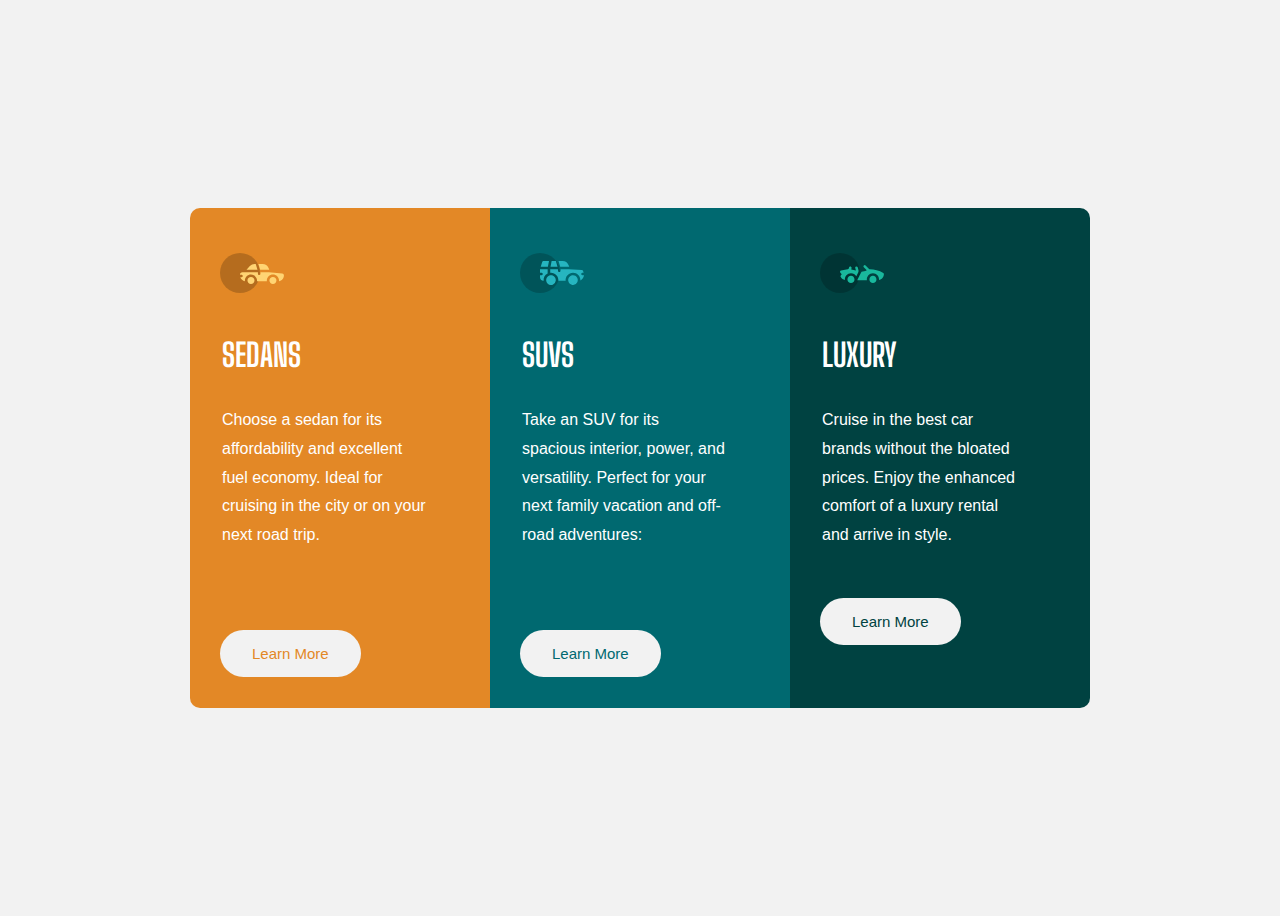
<file: flex/index.html>
<!DOCTYPE html>
<html lang="en">
<head>
    <meta charset="UTF-8">
    <meta http-equiv="X-UA-Compatible" content="IE=edge">
    <meta name="viewport" content="width=device-width, initial-scale=1.0">
    <title>Flex layout</title>
    <link rel="stylesheet" href="style.css">
    <link rel="preconnect" href="https://fonts.googleapis.com">
    <link rel="preconnect" href="https://fonts.gstatic.com" crossorigin>
    <link href="https://fonts.googleapis.com/css2?family=Lexend+Deca&display=swap" rel="stylesheet">
    <link href="https://fonts.googleapis.com/css2?family=Big+Shoulders+Display:wght@700&family=Lexend+Deca&display=swap" rel="stylesheet">


</head>
<body>
    <div class="flex-container">
        <div class="first">
            <img class="car-image" src="images/icon-sedans.svg" alt="">
            <h1>SEDANS</h1>
            <p>Choose a sedan for its affordability and excellent fuel economy.
                 Ideal for cruising in the city or on your next road trip.</p>
            <button>Learn More</button>
        </div>
        <div class="second">
            <img class="car-image" src="images/icon-suvs.svg" alt="">
            <h1>SUVS</h1>
            <p>Take an SUV for its spacious interior, power, and versatility.
                 Perfect for your next family vacation and off-road adventures:</p>
            <button>Learn More</button>
        </div>
        <div class="third">
            <img class="car-image" src="images/icon-luxury.svg" alt="">
            <h1>LUXURY</h1>
            <p>Cruise in the best car brands without the bloated prices.
                 Enjoy the enhanced comfort of a luxury rental and arrive in style.</p>
            <button>Learn More</button>
        </div>
    </div>
</body>
</html>
</file>
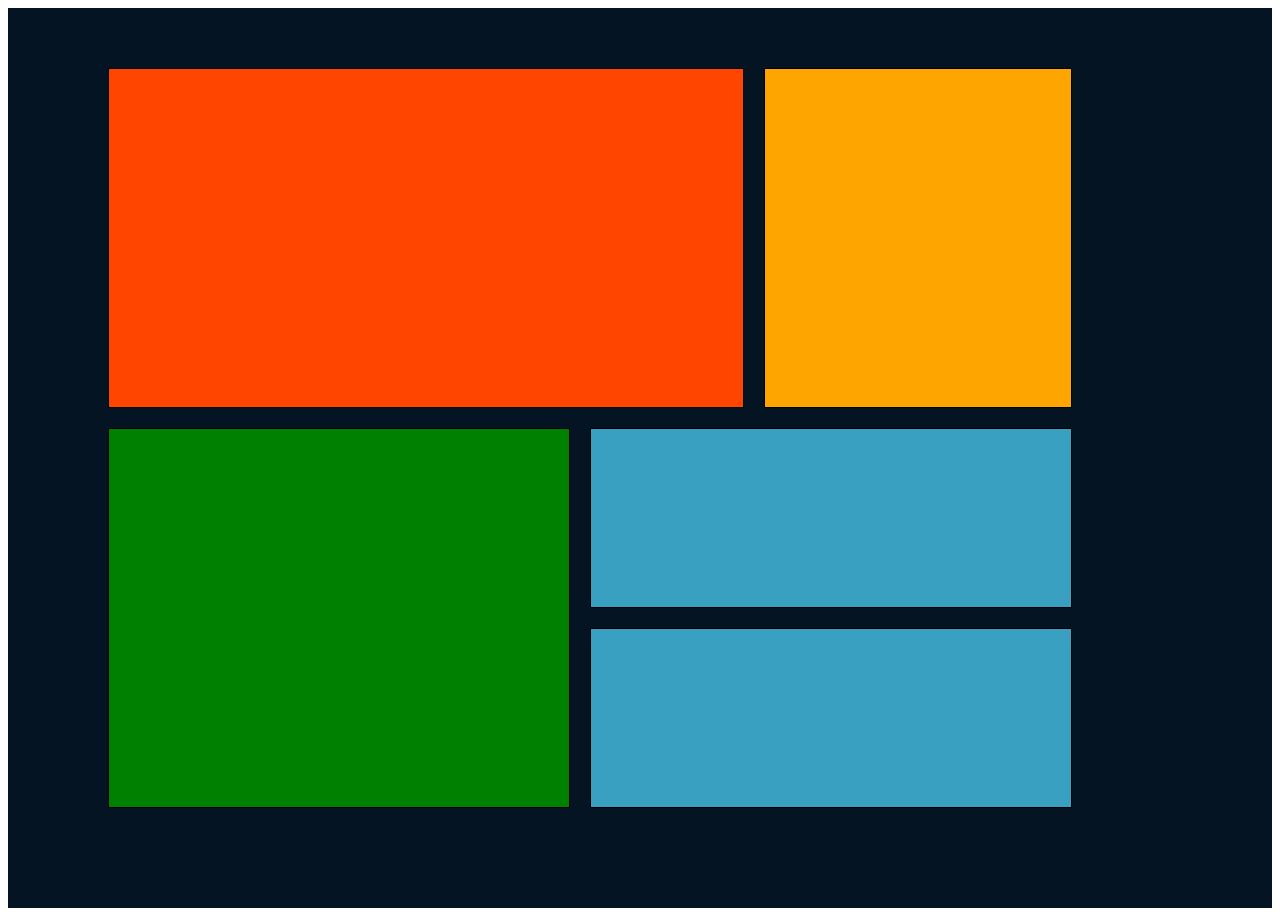
<file: grid/grid.html>
<!DOCTYPE html>
<html lang="en">
<head>
    <meta charset="UTF-8">
    <meta http-equiv="X-UA-Compatible" content="IE=edge">
    <meta name="viewport" content="width=d, initial-scale=1.0">
    <title>Grid Layout</title>
    <link rel="stylesheet" href="styles.css">
</head>
<body>
    <div class="grid-container">
        <div class="orange grid-col-span-2" style="background-color: orangered;">orangered</div>
        <div class="yellow" style="background-color: orange; color: orange;">orange</div>
        <div class="green grid-row-span-2" style="background-color: green;">green</div>
        <div class="blue_top grid-col-span-2a" style="background-color: rgb(58, 160, 194);">blue top</div>
        <div class="blue_bottom grid-col-span-2a" style="background-color: rgb(58, 160, 194);">blue bottom</div>
    </div>
</body>
</html>
</file>
<file: flex/style.css>
*{
  font-size: 15px;
}

body{
  background-color: hsl(0, 0%, 95%);
}

.flex-container{
  display:flex;
  align-items: center;
  height: 100vh;
  justify-content: center;  
}

.flex-container > div {
  width: 300px;
  margin: 0px;
  text-align: center;
  font-size: 30px;
  height: 500px;
}

.first{
  background-color:  hsl(31, 77%, 52%);
  border-radius: 10px 0px 0px 10px;
}

.second{
  background-color: hsl(184, 100%, 22%);
}

.third{
  background-color: hsl(179, 100%, 13%);
  border-radius: 0px 10px 10px 0px;
}

.car-image{
  float:  left;
  margin-top: 3em;
  margin-bottom: 0em;
  margin-left: 2em;
}

h1 {
  margin-left: 1em;
  margin-top: 4em;
  text-align: left;
  font-size: xx-large;
  font-family: 'Big Shoulders Display', cursive;
  color: white;
}

.first>p {
  margin-left: 2em;
  margin-top: 2em;
  margin-right: 4em;
  margin-bottom: 5em;
  font-family: 'Lucida Sans', 'Lucida Sans Regular', 'Lucida Grande', 'Lucida Sans Unicode', Geneva, Verdana, sans-serif;
  font-size: medium;
  line-height: 1.8;
  text-align: left;
  color: white;
}

.second>p {
  margin-left: 2em;
  margin-top: 2em;
  margin-right: 4em;
  margin-bottom: 5em;
  font-family: 'Lucida Sans', 'Lucida Sans Regular', 'Lucida Grande', 'Lucida Sans Unicode', Geneva, Verdana, sans-serif;
  font-size: medium;
  line-height: 1.8;
  text-align: left;
  color: white;
}

.third>p {
  margin-left: 2em;
  margin-top: 2em;
  margin-right: 4em;
  margin-bottom: 3em;
  font-family: 'Lucida Sans', 'Lucida Sans Regular', 'Lucida Grande', 'Lucida Sans Unicode', Geneva, Verdana, sans-serif;
  font-size: medium;
  line-height: 1.8;
  text-align: left;
  color: white;
}

.first>button {   
  border-radius: 40px;
  background-color: hsl(0, 0%, 95%);
  margin-top: 0em;
  padding: 15px 32px;
  float: left;
  margin-left: 2em;
  text-decoration: none;
  border: none;
  color: hsl(31, 77%, 52%);
}

.second>button {   
  border-radius: 40px;
  background-color: hsl(0, 0%, 95%);
  margin-top: 0em;
  padding: 15px 32px;float: left;
  margin-left: 2em;
  text-align: center;
  text-decoration: none;
  border: none;
  color: hsl(184, 100%, 22%);
}

.third>button {   
  border-radius: 40px;
  background-color: hsl(0, 0%, 95%);
  margin-top: 0em;
  padding: 15px 32px;
  float: left;
  margin-left: 2em;
  text-align: center;
  text-decoration: none;
  border: none;
  color: hsl(179, 100%, 13%);
}
</file>
<file: grid/styles.css>
.grid-col-span-2 {
    grid-column: span 2;
    padding: 10rem;
    color: orangered;
}

.grid-col-span-2a {
    grid-column: span 2;
    padding: 5rem;
    color: rgb(58, 160, 194);
}

.grid-row-span-2 {
    grid-row: span 2;
    color: green;
}

.grid-container {
    display: grid;
    grid-template-columns: auto auto auto auto;
    gap: 20px;
    background-color: #041422;
    padding: 60px 200px 100px 100px;
    grid-template-columns: 1.5fr 0.5fr 1fr;
        /* repeat(3, 1fr); */
}
  
.grid-container > div {
    background-color: rgba(255, 255, 255, 0.8);
    border: 1px solid black;
}
</file>
